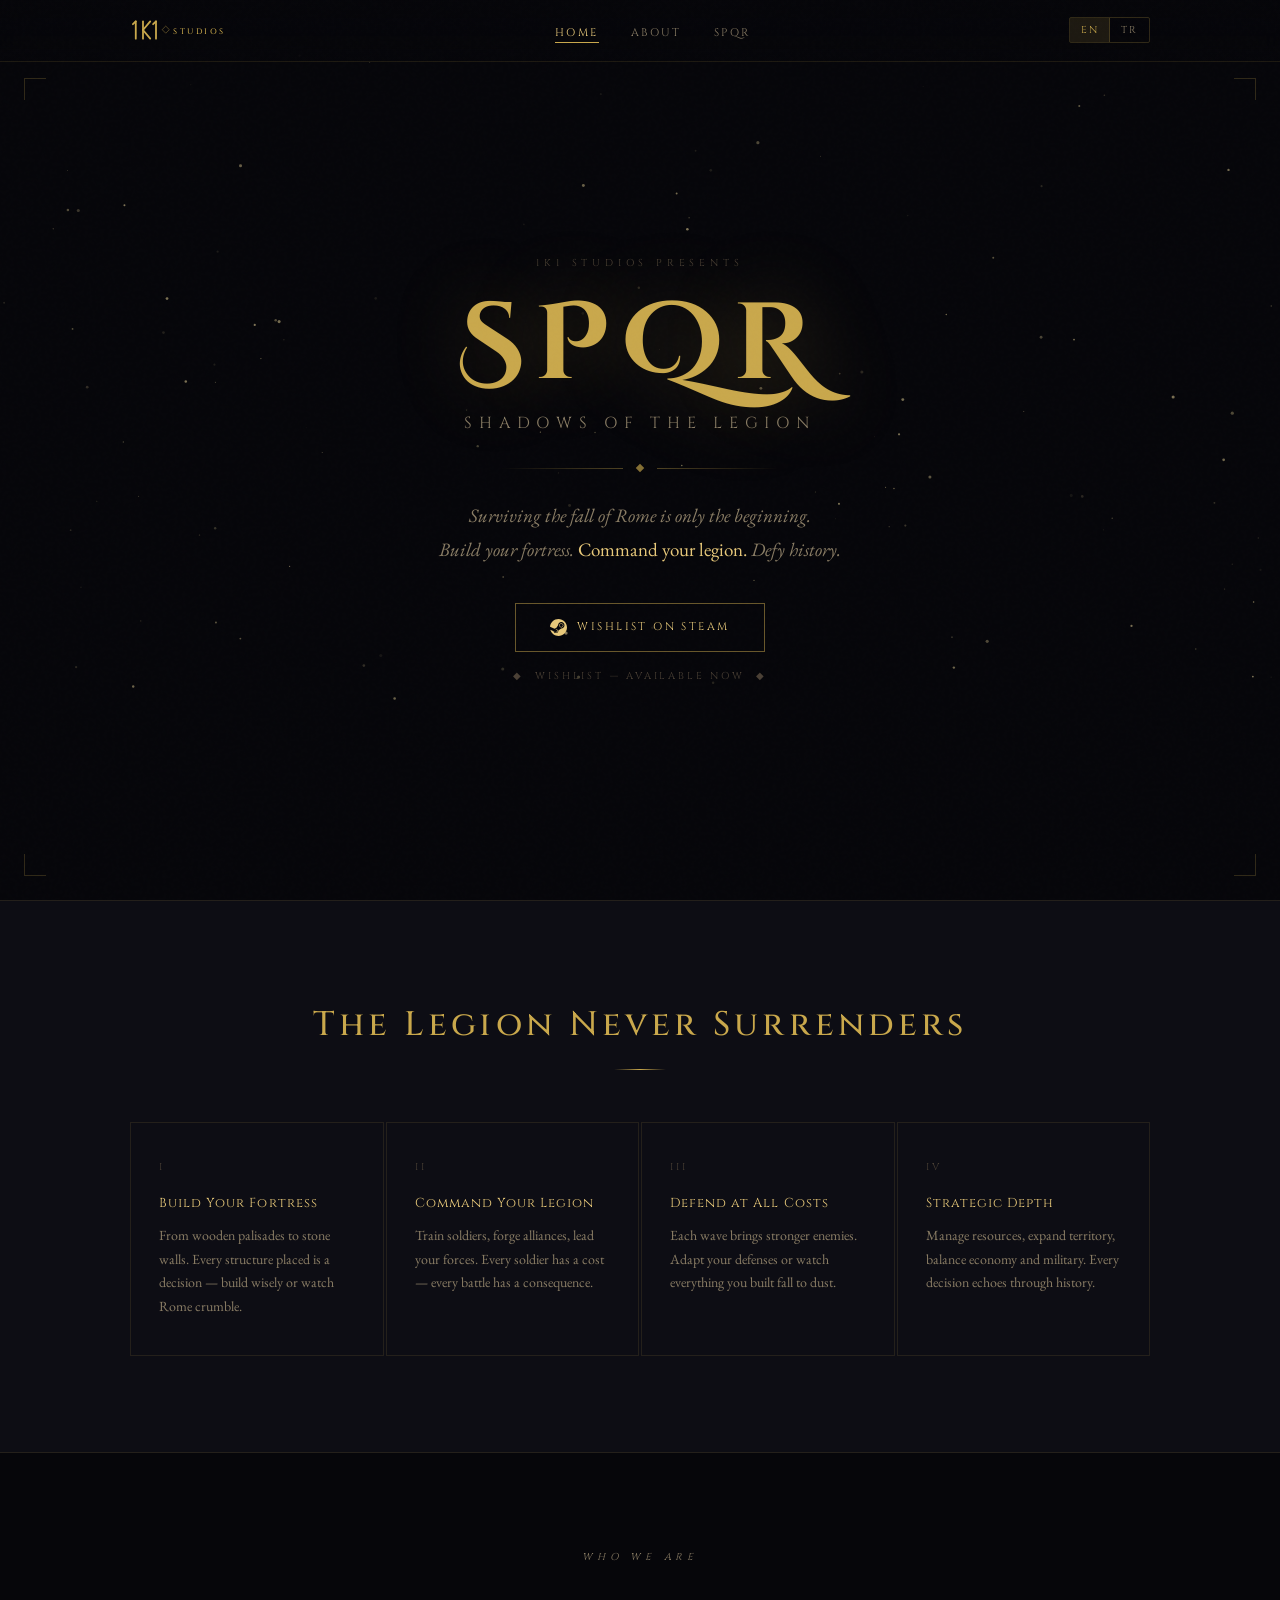
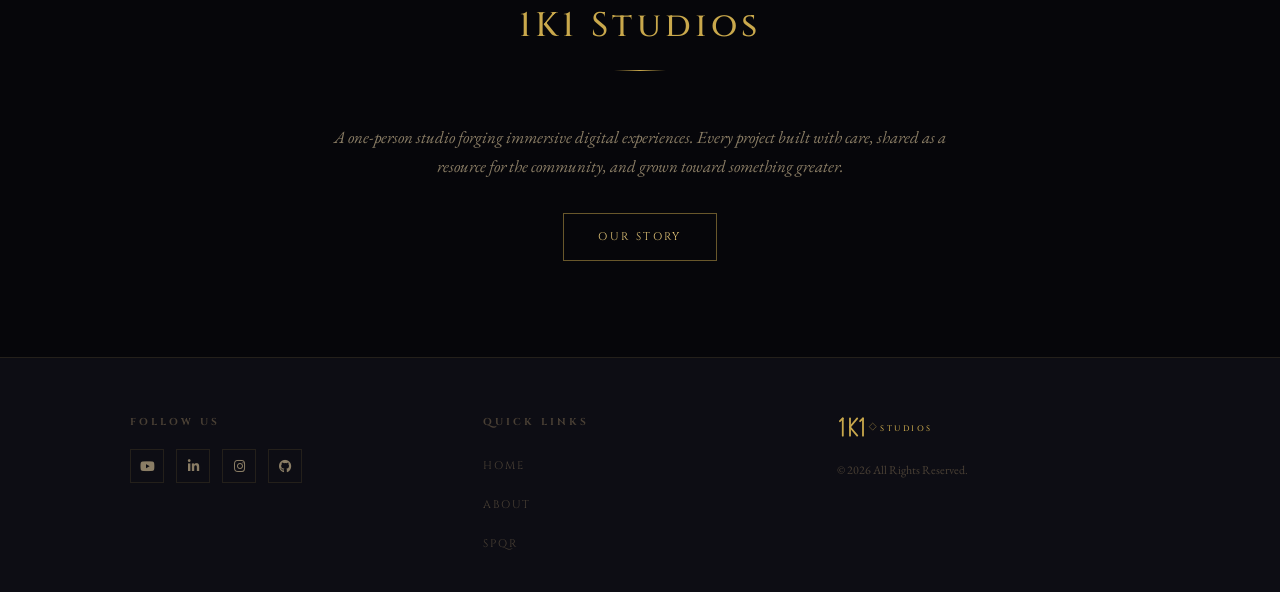
<file: index.html>
<!DOCTYPE html>
<html lang="en">
<head>
  <meta charset="UTF-8">
  <meta name="viewport" content="width=device-width, initial-scale=1.0">
  <title>1K1 Studios</title>
  <meta name="description" content="1K1 Studios — Creators of SPQR: Shadows of the Legion. Build your fortress. Command your legion. Survive the fall of Rome.">
  <meta name="author" content="1K1 Studios">
  <link rel="stylesheet" href="https://cdnjs.cloudflare.com/ajax/libs/font-awesome/5.15.4/css/all.min.css">
  <link rel="stylesheet" href="https://cdn.jsdelivr.net/npm/aos@next/dist/aos.css">
  <link rel="stylesheet" href="styles.css">
  <link rel="icon" href="/favicon.svg" type="image/svg+xml">
</head>
<body data-page="index">

<div id="loader-wrapper">
  <div class="loader"></div>
  <p>Loading 1K1 Studios...</p>
</div>

<!-- HEADER -->
<header class="header">
  <div class="container">
    <a href="/" class="logo" aria-label="1K1 Studios">
      <svg class="logo-svg" viewBox="0 0 148 36" xmlns="http://www.w3.org/2000/svg">
        <line x1="8"  y1="6" x2="8"  y2="30" stroke="#c9a84c" stroke-width="2.5" stroke-linecap="round"/>
        <line x1="4"  y1="10" x2="8"  y2="6"  stroke="#c9a84c" stroke-width="2.5" stroke-linecap="round"/>
        <line x1="18" y1="6" x2="18" y2="30" stroke="#c9a84c" stroke-width="2.5" stroke-linecap="round"/>
        <line x1="18" y1="18" x2="28" y2="6"  stroke="#c9a84c" stroke-width="2.5" stroke-linecap="round"/>
        <line x1="18" y1="18" x2="28" y2="30" stroke="#c9a84c" stroke-width="2.5" stroke-linecap="round"/>
        <line x1="36" y1="6" x2="36" y2="30" stroke="#c9a84c" stroke-width="2.5" stroke-linecap="round"/>
        <line x1="32" y1="10" x2="36" y2="6"  stroke="#c9a84c" stroke-width="2.5" stroke-linecap="round"/>
        <rect x="46" y="14" width="7" height="7" fill="none" stroke="#c9a84c" stroke-width="1" transform="rotate(45 49.5 17.5)" opacity="0.5"/>
        <text x="60" y="23" font-family="Cinzel,serif" font-size="11" fill="#c9a84c" letter-spacing="3.5" font-weight="500">STUDIOS</text>
      </svg>
    </a>
    <nav class="main-nav" aria-label="Main navigation">
      <ul class="nav-list">
        <li><a href="/" class="nav-link active">Home</a></li>
        <li><a href="/about.html" class="nav-link">About</a></li>
        <li><a href="/spqr.html" class="nav-link">SPQR</a></li>
      </ul>
    </nav>
    <div class="lang-bar">
      <div class="lang-switcher">
        <button class="lang-btn" data-lang="en" onclick="setLang('en')">EN</button>
        <button class="lang-btn" data-lang="tr" onclick="setLang('tr')">TR</button>
      </div>
    </div>
    <button class="hamburger" aria-label="Toggle menu">
      <span class="bar"></span><span class="bar"></span><span class="bar"></span>
    </button>
  </div>
</header>

<!-- HERO -->
<section class="hero-section">
  <canvas id="star-canvas"></canvas>
  <div class="hb hb-tl"></div><div class="hb hb-tr"></div>
  <div class="hb hb-bl"></div><div class="hb hb-br"></div>
  <div class="container hero-content">
    <p class="section-label anim-1" data-i18n="label">1K1 Studios Presents</p>
    <h1 class="spqr-hero-title anim-2">SPQR</h1>
    <p class="spqr-hero-sub anim-3" data-i18n="sub">Shadows of the Legion</p>
    <div class="hero-divider anim-3"><div class="hero-gem"></div></div>
    <p class="hero-tagline anim-4" data-i18n="tagline">
      Surviving the fall of Rome is only the beginning.<br>
      Build your fortress. <span>Command your legion.</span> Defy history.
    </p>
    <div class="btn-row anim-5">
      <a href="https://store.steampowered.com/app/4519400" target="_blank" class="btn btn-primary">
        <svg viewBox="0 0 24 24"><path d="M11.979 0C5.678 0 .511 4.86.022 11.037l6.432 2.658c.545-.371 1.203-.59 1.912-.59.063 0 .125.004.188.006l2.861-4.142V8.91c0-2.495 2.028-4.524 4.524-4.524 2.494 0 4.524 2.029 4.524 4.524s-2.03 4.525-4.524 4.525h-.105l-4.076 2.911c0 .052.004.105.004.159 0 1.875-1.515 3.396-3.39 3.396-1.635 0-3.016-1.173-3.331-2.727L.436 15.27C1.862 20.307 6.486 24 11.979 24c6.627 0 11.999-5.373 11.999-12S18.605 0 11.979 0zM7.54 18.21l-1.473-.61c.262.543.714.999 1.314 1.25 1.297.539 2.793-.076 3.332-1.375.263-.63.264-1.319.005-1.949s-.75-1.121-1.377-1.383c-.624-.26-1.29-.249-1.878-.03l1.523.63c.956.4 1.409 1.5 1.009 2.455-.397.957-1.497 1.41-2.454 1.012H7.54zm11.415-9.303c0-1.662-1.353-3.015-3.015-3.015-1.665 0-3.015 1.353-3.015 3.015 0 1.665 1.35 3.015 3.015 3.015 1.663 0 3.015-1.35 3.015-3.015zm-5.273-.005c0-1.252 1.013-2.266 2.265-2.266 1.249 0 2.266 1.014 2.266 2.266 0 1.251-1.017 2.265-2.266 2.265-1.252 0-2.265-1.014-2.265-2.265z"/></svg>
        <span data-i18n="steam">Wishlist on Steam</span>
      </a>
      <!-- <a href="spqr.html" class="btn btn-secondary" data-i18n="learn">Learn More</a> -->
    </div>
    <p class="ea-badge anim-6" data-i18n="ea">◆  Wishlist— Available Now  ◆</p>
    
  </div>
</section>

<!-- FEATURES -->
<section class="section section-alt">
  <div class="container">
    <h2 class="section-title" data-i18n="featTitle" data-aos="fade-up">The Legion Never Surrenders</h2>
    <div class="spqr-features">
      <div class="spqr-feat" data-aos="fade-up" data-aos-delay="100">
        <div class="spqr-feat-num">I</div>
        <div class="spqr-feat-title" data-i18n="f1t">Build Your Fortress</div>
        <div class="spqr-feat-desc" data-i18n="f1d">From wooden palisades to stone walls. Every structure placed is a decision — build wisely or watch Rome crumble.</div>
      </div>
      <div class="spqr-feat" data-aos="fade-up" data-aos-delay="150">
        <div class="spqr-feat-num">II</div>
        <div class="spqr-feat-title" data-i18n="f2t">Command Your Legion</div>
        <div class="spqr-feat-desc" data-i18n="f2d">Train soldiers, forge alliances, lead your forces. Every soldier has a cost — every battle has a consequence.</div>
      </div>
      <div class="spqr-feat" data-aos="fade-up" data-aos-delay="200">
        <div class="spqr-feat-num">III</div>
        <div class="spqr-feat-title" data-i18n="f3t">Defend at All Costs</div>
        <div class="spqr-feat-desc" data-i18n="f3d">Each wave brings stronger enemies. Adapt your defenses or watch everything you built fall to dust.</div>
      </div>
      <div class="spqr-feat" data-aos="fade-up" data-aos-delay="250">
        <div class="spqr-feat-num">IV</div>
        <div class="spqr-feat-title" data-i18n="f4t">Strategic Depth</div>
        <div class="spqr-feat-desc" data-i18n="f4d">Manage resources, expand territory, balance economy and military. Every decision echoes through history.</div>
      </div>
    </div>
  </div>
</section>

<!-- ABOUT BRIEF -->
<section class="section about-brief" data-aos="fade-up">
  <div class="container">
    <p class="section-label" data-i18n="aboutLabel">Who We Are</p>
    <h2 class="section-title" data-i18n="aboutTitle">1K1 Studios</h2>
    <p data-i18n="aboutDesc">A one-person studio forging immersive digital experiences. Every project built with care, shared as a resource for the community, and grown toward something greater.</p>
    <a href="/about" class="btn btn-primary" data-i18n="aboutBtn">Our Story</a>
  </div>
</section>

<!-- FOOTER -->
<footer class="main-footer">
  <div class="container">
    <div class="footer-grid">
      <div class="footer-col">
        <h4>Follow Us</h4>
        <div class="social-links">
          <a href="https://www.youtube.com/@onekeyonestudios" target="_blank" aria-label="YouTube"><i class="fab fa-youtube"></i></a>
          <a href="https://www.linkedin.com/company/onekeyone-game-studios/" target="_blank" aria-label="LinkedIn"><i class="fab fa-linkedin-in"></i></a>
          <a href="https://www.instagram.com/1k1studios/" target="_blank" aria-label="Instagram"><i class="fab fa-instagram"></i></a>
         <!-- <a href="https://www.reddit.com/user/Rich-Television30/" target="_blank" aria-label="Reddit"><i class="fab fa-reddit-alien"></i></a>-->
          <a href="https://github.com/Can1k1" target="_blank" aria-label="GitHub"><i class="fab fa-github"></i></a>

        </div>
      </div>
      <div class="footer-col">
        <h4>Quick Links</h4>
        <ul class="footer-nav">
          <li><a href="/">Home</a></li>
          <li><a href="/about">About</a></li>
          <li><a href="/spqr">SPQR</a></li>
        </ul>
      </div>
      <div class="footer-col footer-logo-col">
        <a href="/" class="logo">
          <svg class="logo-svg" viewBox="0 0 148 36" xmlns="http://www.w3.org/2000/svg">
            <line x1="8"  y1="6" x2="8"  y2="30" stroke="#c9a84c" stroke-width="2.5" stroke-linecap="round"/>
            <line x1="4"  y1="10" x2="8"  y2="6"  stroke="#c9a84c" stroke-width="2.5" stroke-linecap="round"/>
            <line x1="18" y1="6" x2="18" y2="30" stroke="#c9a84c" stroke-width="2.5" stroke-linecap="round"/>
            <line x1="18" y1="18" x2="28" y2="6"  stroke="#c9a84c" stroke-width="2.5" stroke-linecap="round"/>
            <line x1="18" y1="18" x2="28" y2="30" stroke="#c9a84c" stroke-width="2.5" stroke-linecap="round"/>
            <line x1="36" y1="6" x2="36" y2="30" stroke="#c9a84c" stroke-width="2.5" stroke-linecap="round"/>
            <line x1="32" y1="10" x2="36" y2="6"  stroke="#c9a84c" stroke-width="2.5" stroke-linecap="round"/>
            <rect x="46" y="14" width="7" height="7" fill="none" stroke="#c9a84c" stroke-width="1" transform="rotate(45 49.5 17.5)" opacity="0.5"/>
            <text x="60" y="23" font-family="Cinzel,serif" font-size="11" fill="#c9a84c" letter-spacing="3.5" font-weight="500">STUDIOS</text>
          </svg>
        </a>
        <p>&copy; <span class="current-year">2025</span> All Rights Reserved.</p>
      </div>
    </div>
  </div>
</footer>

<script src="https://cdn.jsdelivr.net/npm/aos@next/dist/aos.js"></script>
<script src="script.js"></script>
<script>
(function(){
  const c = document.getElementById('star-canvas');
  const ctx = c.getContext('2d');
  function resize(){ c.width = c.offsetWidth; c.height = c.offsetHeight; }
  resize(); window.addEventListener('resize', resize);
  const stars = Array.from({length:130}, () => ({
    x: Math.random(), y: Math.random() * 0.78,
    r: Math.random() * 1.3 + 0.3,
    speed: 0.003 + Math.random() * 0.005,
    phase: Math.random() * Math.PI * 2
  }));
  (function draw(t){
    ctx.clearRect(0, 0, c.width, c.height);
    stars.forEach(s => {
      const a = 0.07 + 0.44 * (0.5 + 0.5 * Math.sin(t * s.speed * 60 + s.phase));
      ctx.beginPath();
      ctx.arc(s.x * c.width, s.y * c.height, s.r, 0, Math.PI * 2);
      ctx.fillStyle = `rgba(245,224,160,${a})`;
      ctx.fill();
    });
    requestAnimationFrame(draw);
  })(0);
})();
</script>
</body>
</html>
</file>
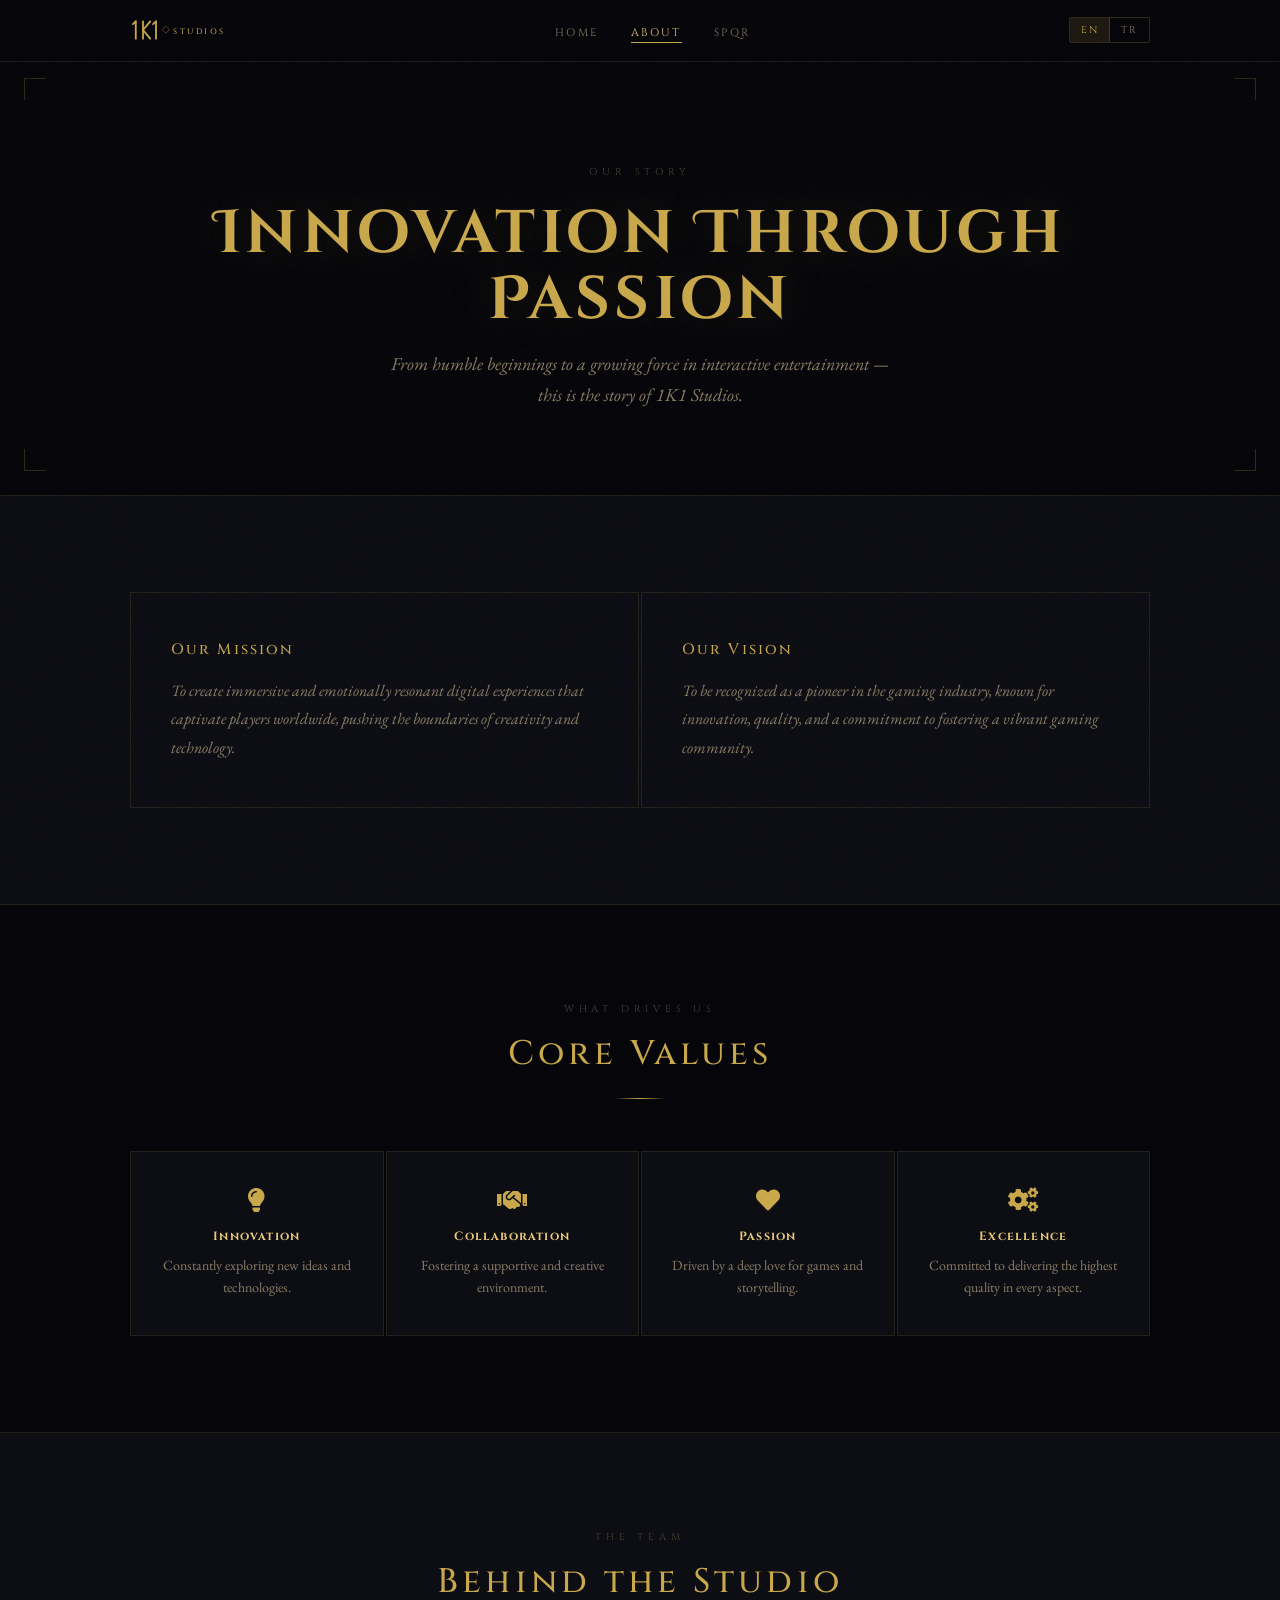
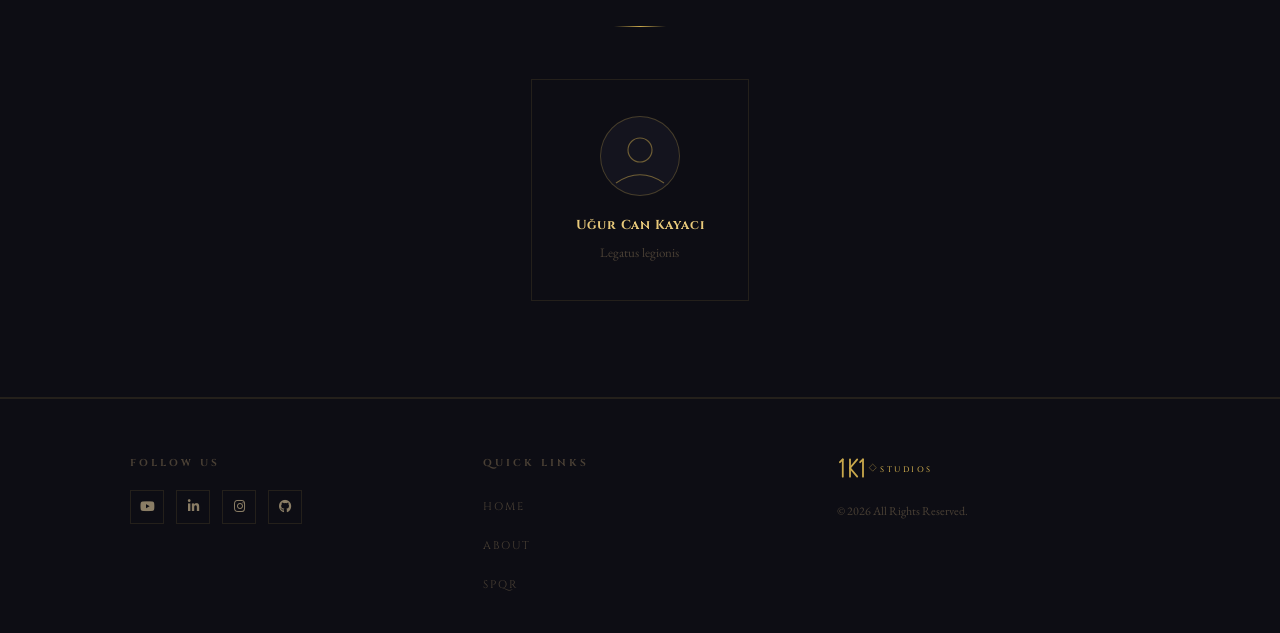
<file: about.html>
<!DOCTYPE html>
<html lang="en">
<head>
  <meta charset="UTF-8">
  <meta name="viewport" content="width=device-width, initial-scale=1.0">
  <title>About — 1K1 Studios</title>
  <meta name="description" content="Learn more about 1K1 Studios — a solo game development studio crafting immersive digital experiences.">
  <meta name="author" content="1K1 Studios">
  <link rel="stylesheet" href="https://cdnjs.cloudflare.com/ajax/libs/font-awesome/5.15.4/css/all.min.css">
  <link rel="stylesheet" href="https://cdn.jsdelivr.net/npm/aos@next/dist/aos.css">
  <link rel="stylesheet" href="styles.css">
<link rel="icon" href="/favicon.svg" type="image/svg+xml">
</head>
<body data-page="about">

<div id="loader-wrapper">
  <div class="loader"></div>
  <p>Loading 1K1 Studios...</p>
</div>

<!-- HEADER -->
<header class="header">
  <div class="container">
    <a href="index.html" class="logo" aria-label="1K1 Studios">
      <svg class="logo-svg" viewBox="0 0 148 36" xmlns="http://www.w3.org/2000/svg">
        <line x1="8"  y1="6" x2="8"  y2="30" stroke="#c9a84c" stroke-width="2.5" stroke-linecap="round"/>
        <line x1="4"  y1="10" x2="8"  y2="6"  stroke="#c9a84c" stroke-width="2.5" stroke-linecap="round"/>
        <line x1="18" y1="6" x2="18" y2="30" stroke="#c9a84c" stroke-width="2.5" stroke-linecap="round"/>
        <line x1="18" y1="18" x2="28" y2="6"  stroke="#c9a84c" stroke-width="2.5" stroke-linecap="round"/>
        <line x1="18" y1="18" x2="28" y2="30" stroke="#c9a84c" stroke-width="2.5" stroke-linecap="round"/>
        <line x1="36" y1="6" x2="36" y2="30" stroke="#c9a84c" stroke-width="2.5" stroke-linecap="round"/>
        <line x1="32" y1="10" x2="36" y2="6"  stroke="#c9a84c" stroke-width="2.5" stroke-linecap="round"/>
        <rect x="46" y="14" width="7" height="7" fill="none" stroke="#c9a84c" stroke-width="1" transform="rotate(45 49.5 17.5)" opacity="0.5"/>
        <text x="60" y="23" font-family="Cinzel,serif" font-size="11" fill="#c9a84c" letter-spacing="3.5" font-weight="500">STUDIOS</text>
      </svg>
    </a>
    <nav class="main-nav" aria-label="Main navigation">
      <ul class="nav-list">
        <li><a href="/index.html" class="nav-link">Home</a></li>
        <li><a href="/about.html" class="nav-link active">About</a></li>
        <li><a href="/spqr.html" class="nav-link">SPQR</a></li>
      </ul>
    </nav>
    <div class="lang-bar">
      <div class="lang-switcher">
        <button class="lang-btn" data-lang="en" onclick="setLang('en')">EN</button>
        <button class="lang-btn" data-lang="tr" onclick="setLang('tr')">TR</button>
      </div>
    </div>
    <button class="hamburger" aria-label="Toggle menu">
      <span class="bar"></span><span class="bar"></span><span class="bar"></span>
    </button>
  </div>
</header>

<!-- HERO -->
<section class="hero-section sub-hero">
  <div class="hb hb-tl"></div><div class="hb hb-tr"></div>
  <div class="hb hb-bl"></div><div class="hb hb-br"></div>
  <div class="container hero-content" data-aos="fade-up">
    <p class="section-label" data-i18n="heroLabel">Our Story</p>
    <h1 class="hero-title" data-i18n="heroTitle">Innovation Through Passion</h1>
    <p class="hero-desc" data-i18n="heroDesc">From humble beginnings to a growing force in interactive entertainment — this is the story of 1K1 Studios.</p>
  </div>
</section>

<!-- MISSION / VISION -->
<section class="section section-alt" data-aos="fade-up">
  <div class="container">
    <div class="mv-grid">
      <div class="mv-card" data-aos="fade-right">
        <h3 data-i18n="missionTitle">Our Mission</h3>
        <p data-i18n="missionDesc">To create immersive and emotionally resonant digital experiences that captivate players worldwide, pushing the boundaries of creativity and technology.</p>
      </div>
      <div class="mv-card" data-aos="fade-left">
        <h3 data-i18n="visionTitle">Our Vision</h3>
        <p data-i18n="visionDesc">To be recognized as a pioneer in the gaming industry, known for innovation, quality, and a commitment to fostering a vibrant gaming community.</p>
      </div>
    </div>
  </div>
</section>

<!-- VALUES -->
<section class="section" data-aos="fade-up">
  <div class="container">
    <p class="section-label" style="text-align:center;margin-bottom:8px;" data-i18n="valLabel">What Drives Us</p>
    <h2 class="section-title" data-i18n="valTitle">Core Values</h2>
    <div class="values-grid">
      <div class="value-item" data-aos="fade-up" data-aos-delay="100">
        <i class="fas fa-lightbulb"></i>
        <h3 data-i18n="v1t">Innovation</h3>
        <p data-i18n="v1d">Constantly exploring new ideas and technologies.</p>
      </div>
      <div class="value-item" data-aos="fade-up" data-aos-delay="150">
        <i class="fas fa-handshake"></i>
        <h3 data-i18n="v2t">Collaboration</h3>
        <p data-i18n="v2d">Fostering a supportive and creative environment.</p>
      </div>
      <div class="value-item" data-aos="fade-up" data-aos-delay="200">
        <i class="fas fa-heart"></i>
        <h3 data-i18n="v3t">Passion</h3>
        <p data-i18n="v3d">Driven by a deep love for games and storytelling.</p>
      </div>
      <div class="value-item" data-aos="fade-up" data-aos-delay="250">
        <i class="fas fa-cogs"></i>
        <h3 data-i18n="v4t">Excellence</h3>
        <p data-i18n="v4d">Committed to delivering the highest quality in every aspect.</p>
      </div>
    </div>
  </div>
</section>

<!-- TEAM -->
<section class="section section-alt" data-aos="fade-up">
  <div class="container">
    <p class="section-label" style="text-align:center;margin-bottom:8px;" data-i18n="teamLabel">The Team</p>
    <h2 class="section-title" data-i18n="teamTitle">Behind the Studio</h2>
    <div class="team-grid">
      <div class="team-member" data-aos="fade-up">
        <div class="team-avatar">
          <svg viewBox="0 0 80 80" xmlns="http://www.w3.org/2000/svg" width="60" height="60">
            <circle cx="40" cy="32" r="16" fill="none" stroke="rgba(201,168,76,0.5)" stroke-width="1.5"/>
            <path d="M8 76 Q40 54 72 76" fill="none" stroke="rgba(201,168,76,0.5)" stroke-width="1.5"/>
          </svg>
        </div>
        <h3>Uğur Can Kayacı</h3>
        <p data-i18n="teamRole">Founder &amp; Solo Developer</p>
      </div>
    </div>
  </div>
</section>

<!-- FOOTER -->
<footer class="main-footer">
  <div class="container">
    <div class="footer-grid">
      <div class="footer-col">
        <h4>Follow Us</h4>
        <div class="social-links">
          <a href="https://www.youtube.com/@onekeyonestudios" target="_blank" aria-label="YouTube"><i class="fab fa-youtube"></i></a>
          <a href="https://www.linkedin.com/company/onekeyone-game-studios/" target="_blank" aria-label="LinkedIn"><i class="fab fa-linkedin-in"></i></a>
          <a href="https://www.instagram.com/1k1studios/" target="_blank" aria-label="Instagram"><i class="fab fa-instagram"></i></a>
          <!--<a href="https://www.reddit.com/user/Rich-Television30/" target="_blank" aria-label="Reddit"><i class="fab fa-reddit-alien"></i></a>-->
          <a href="https://github.com/Can1k1" target="_blank" aria-label="GitHub"><i class="fab fa-github"></i></a>

        </div>
      </div>
      <div class="footer-col">
        <h4>Quick Links</h4>
        <ul class="footer-nav">
          <li><a href="index.html">Home</a></li>
          <li><a href="about.html">About</a></li>
          <li><a href="spqr.html">SPQR</a></li>
        </ul>
      </div>
      <div class="footer-col footer-logo-col">
        <a href="index.html" class="logo">
          <svg class="logo-svg" viewBox="0 0 148 36" xmlns="http://www.w3.org/2000/svg">
            <line x1="8"  y1="6" x2="8"  y2="30" stroke="#c9a84c" stroke-width="2.5" stroke-linecap="round"/>
            <line x1="4"  y1="10" x2="8"  y2="6"  stroke="#c9a84c" stroke-width="2.5" stroke-linecap="round"/>
            <line x1="18" y1="6" x2="18" y2="30" stroke="#c9a84c" stroke-width="2.5" stroke-linecap="round"/>
            <line x1="18" y1="18" x2="28" y2="6"  stroke="#c9a84c" stroke-width="2.5" stroke-linecap="round"/>
            <line x1="18" y1="18" x2="28" y2="30" stroke="#c9a84c" stroke-width="2.5" stroke-linecap="round"/>
            <line x1="36" y1="6" x2="36" y2="30" stroke="#c9a84c" stroke-width="2.5" stroke-linecap="round"/>
            <line x1="32" y1="10" x2="36" y2="6"  stroke="#c9a84c" stroke-width="2.5" stroke-linecap="round"/>
            <rect x="46" y="14" width="7" height="7" fill="none" stroke="#c9a84c" stroke-width="1" transform="rotate(45 49.5 17.5)" opacity="0.5"/>
            <text x="60" y="23" font-family="Cinzel,serif" font-size="11" fill="#c9a84c" letter-spacing="3.5" font-weight="500">STUDIOS</text>
          </svg>
        </a>
        <p>&copy; <span class="current-year">2025</span> All Rights Reserved.</p>
      </div>
    </div>
  </div>
</footer>
<script src="https://cdn.jsdelivr.net/npm/aos@next/dist/aos.js"></script>
<script src="script.js"></script>
</body>
</html>
</file>
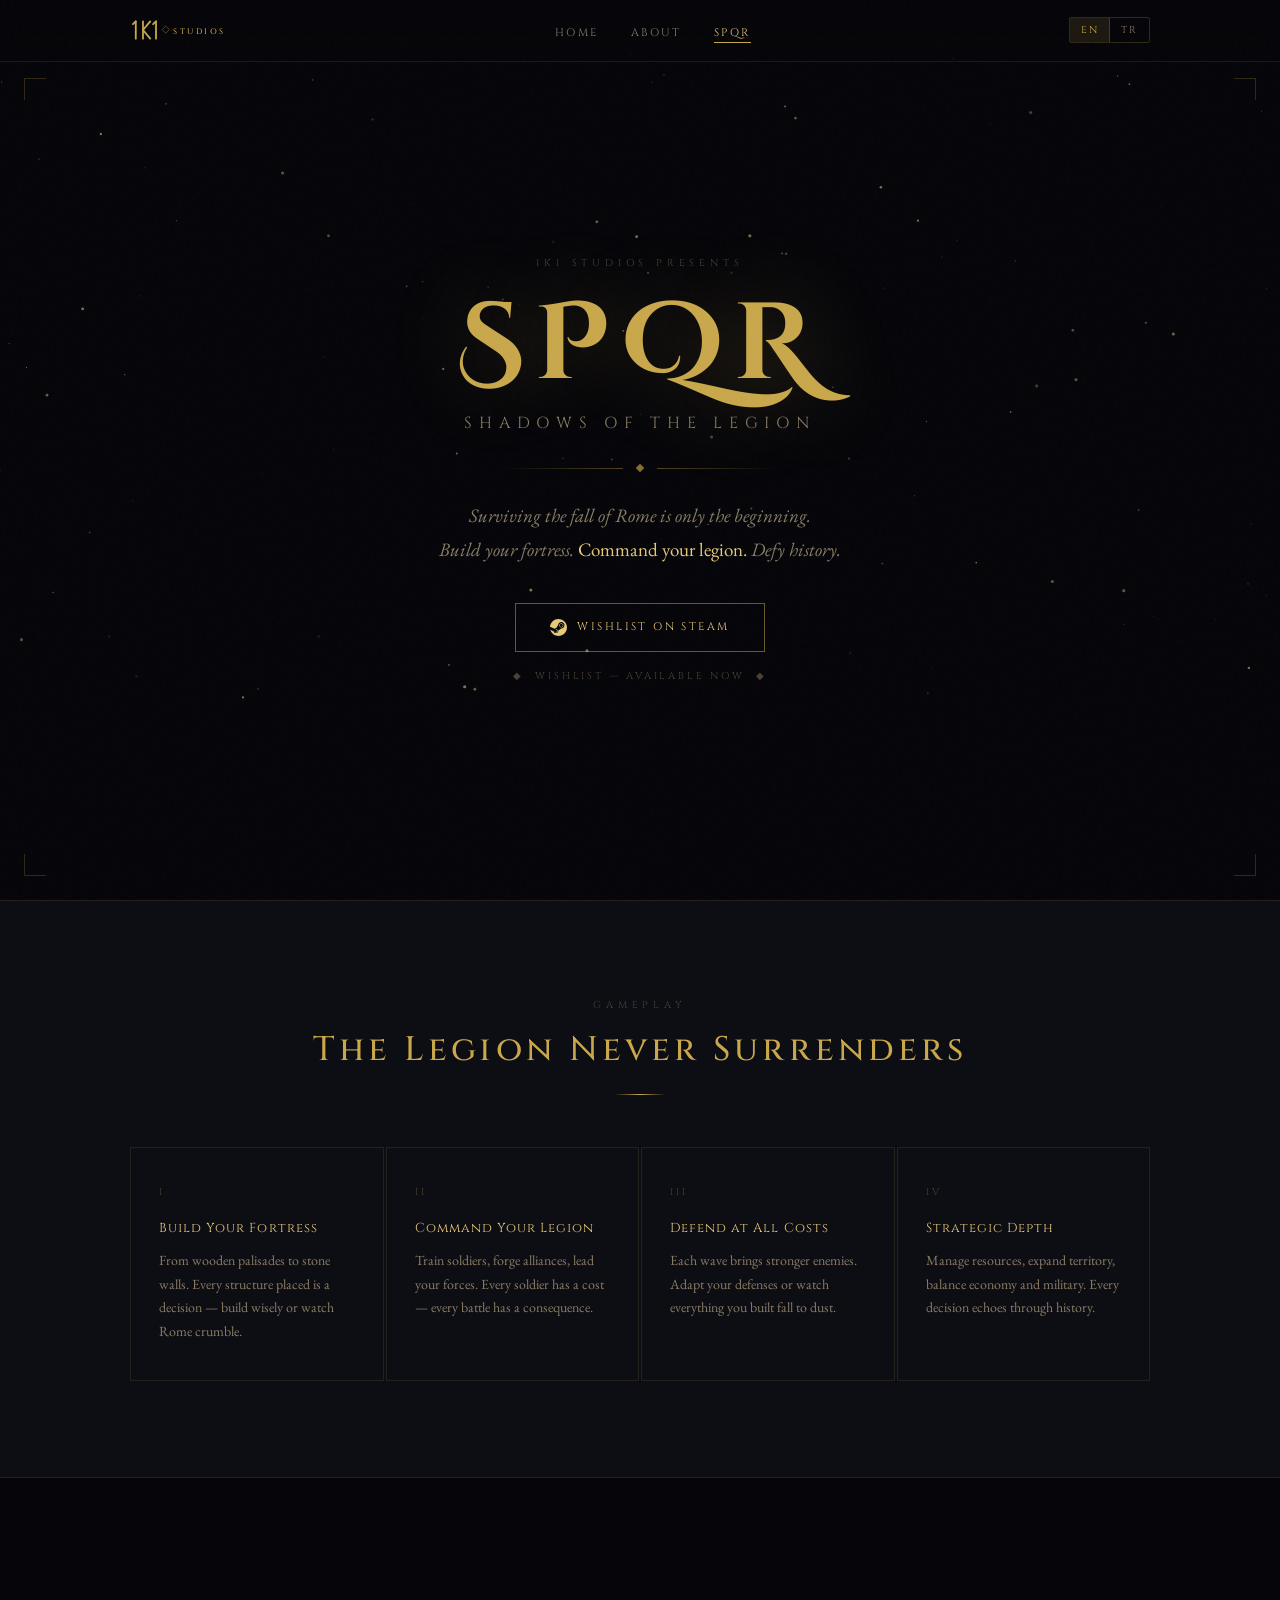
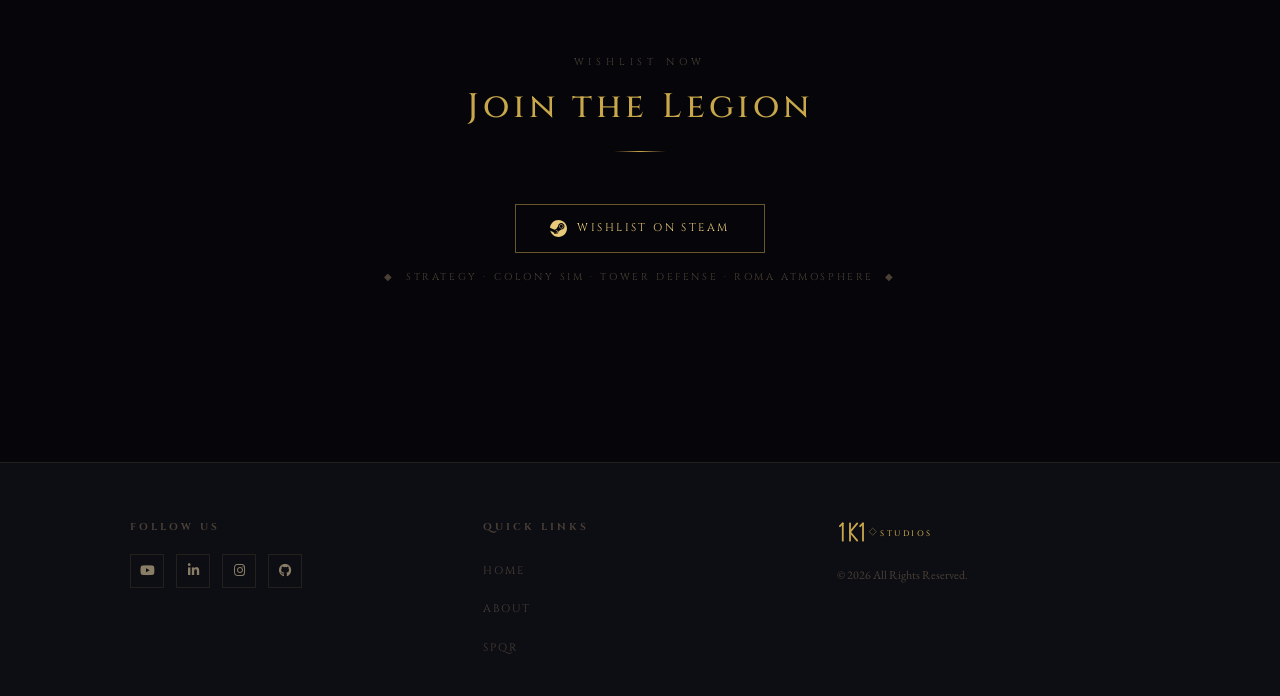
<file: spqr.html>
<!DOCTYPE html>
<html lang="en">
<head>
  <meta charset="UTF-8">
  <meta name="viewport" content="width=device-width, initial-scale=1.0">
  <title>SPQR: Shadows of the Legion — 1K1 Studios</title>
  <meta name="description" content="SPQR: Shadows of the Legion — Build your fortress, command your legion, survive the fall of Rome. Wishlist on Steam.">
  <meta name="author" content="1K1 Studios">
  <link rel="stylesheet" href="https://cdnjs.cloudflare.com/ajax/libs/font-awesome/5.15.4/css/all.min.css">
  <link rel="stylesheet" href="https://cdn.jsdelivr.net/npm/aos@next/dist/aos.css">
  <link rel="stylesheet" href="styles.css">
  <link rel="icon" href="/favicon.svg" type="image/svg+xml">
</head>
<body data-page="spqr">

<div id="loader-wrapper">
  <div class="loader"></div>
  <p>Loading 1K1 Studios...</p>
</div>

<!-- HEADER -->
<header class="header">
  <div class="container">
    <a href="index.html" class="logo" aria-label="1K1 Studios">
      <svg class="logo-svg" viewBox="0 0 148 36" xmlns="http://www.w3.org/2000/svg">
        <line x1="8"  y1="6" x2="8"  y2="30" stroke="#c9a84c" stroke-width="2.5" stroke-linecap="round"/>
        <line x1="4"  y1="10" x2="8"  y2="6"  stroke="#c9a84c" stroke-width="2.5" stroke-linecap="round"/>
        <line x1="18" y1="6" x2="18" y2="30" stroke="#c9a84c" stroke-width="2.5" stroke-linecap="round"/>
        <line x1="18" y1="18" x2="28" y2="6"  stroke="#c9a84c" stroke-width="2.5" stroke-linecap="round"/>
        <line x1="18" y1="18" x2="28" y2="30" stroke="#c9a84c" stroke-width="2.5" stroke-linecap="round"/>
        <line x1="36" y1="6" x2="36" y2="30" stroke="#c9a84c" stroke-width="2.5" stroke-linecap="round"/>
        <line x1="32" y1="10" x2="36" y2="6"  stroke="#c9a84c" stroke-width="2.5" stroke-linecap="round"/>
        <rect x="46" y="14" width="7" height="7" fill="none" stroke="#c9a84c" stroke-width="1" transform="rotate(45 49.5 17.5)" opacity="0.5"/>
        <text x="60" y="23" font-family="Cinzel,serif" font-size="11" fill="#c9a84c" letter-spacing="3.5" font-weight="500">STUDIOS</text>
      </svg>
    </a>
    <nav class="main-nav" aria-label="Main navigation">
      <ul class="nav-list">
        <li><a href="/index.html" class="nav-link">Home</a></li>
        <li><a href="/about.html" class="nav-link">About</a></li>
        <li><a href="/spqr.html" class="nav-link active">SPQR</a></li>
      </ul>
    </nav>
    <div class="lang-bar">
      <div class="lang-switcher">
        <button class="lang-btn" data-lang="en" onclick="setLang('en')">EN</button>
        <button class="lang-btn" data-lang="tr" onclick="setLang('tr')">TR</button>
      </div>
    </div>
    <button class="hamburger" aria-label="Toggle menu">
      <span class="bar"></span><span class="bar"></span><span class="bar"></span>
    </button>
  </div>
</header>

<!-- HERO -->
<section class="hero-section">
  <canvas id="star-canvas"></canvas>
  <div class="hb hb-tl"></div><div class="hb hb-tr"></div>
  <div class="hb hb-bl"></div><div class="hb hb-br"></div>
  <div class="container hero-content">
    <p class="section-label anim-1" data-i18n="label">1K1 Studios Presents</p>
    <h1 class="spqr-hero-title anim-2">SPQR</h1>
    <p class="spqr-hero-sub anim-3" data-i18n="sub">Shadows of the Legion</p>
    <div class="hero-divider anim-3"><div class="hero-gem"></div></div>
    <p class="hero-tagline anim-4" data-i18n="tagline">
      Surviving the fall of Rome is only the beginning.<br>
      Build your fortress. <span>Command your legion.</span> Defy history.
    </p>
    <div class="btn-row anim-5">
      <a href="https://store.steampowered.com/app/4519400" target="_blank" class="btn btn-primary">
        <svg viewBox="0 0 24 24"><path d="M11.979 0C5.678 0 .511 4.86.022 11.037l6.432 2.658c.545-.371 1.203-.59 1.912-.59.063 0 .125.004.188.006l2.861-4.142V8.91c0-2.495 2.028-4.524 4.524-4.524 2.494 0 4.524 2.029 4.524 4.524s-2.03 4.525-4.524 4.525h-.105l-4.076 2.911c0 .052.004.105.004.159 0 1.875-1.515 3.396-3.39 3.396-1.635 0-3.016-1.173-3.331-2.727L.436 15.27C1.862 20.307 6.486 24 11.979 24c6.627 0 11.999-5.373 11.999-12S18.605 0 11.979 0zM7.54 18.21l-1.473-.61c.262.543.714.999 1.314 1.25 1.297.539 2.793-.076 3.332-1.375.263-.63.264-1.319.005-1.949s-.75-1.121-1.377-1.383c-.624-.26-1.29-.249-1.878-.03l1.523.63c.956.4 1.409 1.5 1.009 2.455-.397.957-1.497 1.41-2.454 1.012H7.54zm11.415-9.303c0-1.662-1.353-3.015-3.015-3.015-1.665 0-3.015 1.353-3.015 3.015 0 1.665 1.35 3.015 3.015 3.015 1.663 0 3.015-1.35 3.015-3.015zm-5.273-.005c0-1.252 1.013-2.266 2.265-2.266 1.249 0 2.266 1.014 2.266 2.266 0 1.251-1.017 2.265-2.266 2.265-1.252 0-2.265-1.014-2.265-2.265z"/></svg>
        <span data-i18n="steam">Wishlist on Steam</span>
      </a>
    </div>
    <p class="ea-badge anim-6" data-i18n="ea">◆ &nbsp;Early Access — Available Now&nbsp; ◆</p>
  </div>
</section>

<!-- FEATURES -->
<section class="section section-alt">
  <div class="container">
    <p class="section-label" style="text-align:center;margin-bottom:8px;" data-i18n="featLabel" data-aos="fade-up">Gameplay</p>
    <h2 class="section-title" data-i18n="featTitle" data-aos="fade-up">The Legion Never Surrenders</h2>
    <div class="spqr-features">
      <div class="spqr-feat" data-aos="fade-up" data-aos-delay="100">
        <div class="spqr-feat-num">I</div>
        <div class="spqr-feat-title" data-i18n="f1t">Build Your Fortress</div>
        <div class="spqr-feat-desc" data-i18n="f1d">From wooden palisades to stone walls. Every structure placed is a decision — build wisely or watch Rome crumble.</div>
      </div>
      <div class="spqr-feat" data-aos="fade-up" data-aos-delay="150">
        <div class="spqr-feat-num">II</div>
        <div class="spqr-feat-title" data-i18n="f2t">Command Your Legion</div>
        <div class="spqr-feat-desc" data-i18n="f2d">Train soldiers, forge alliances, lead your forces. Every soldier has a cost — every battle has a consequence.</div>
      </div>
      <div class="spqr-feat" data-aos="fade-up" data-aos-delay="200">
        <div class="spqr-feat-num">III</div>
        <div class="spqr-feat-title" data-i18n="f3t">Defend at All Costs</div>
        <div class="spqr-feat-desc" data-i18n="f3d">Each wave brings stronger enemies. Adapt your defenses or watch everything you built fall to dust.</div>
      </div>
      <div class="spqr-feat" data-aos="fade-up" data-aos-delay="250">
        <div class="spqr-feat-num">IV</div>
        <div class="spqr-feat-title" data-i18n="f4t">Strategic Depth</div>
        <div class="spqr-feat-desc" data-i18n="f4d">Manage resources, expand territory, balance economy and military. Every decision echoes through history.</div>
      </div>
    </div>
  </div>
</section>

<!-- STEAM CTA -->
<section class="section" data-aos="fade-up">
  <div class="container">
    <div class="steam-cta">
      <p class="section-label" style="margin-bottom:8px;" data-i18n="ctaLabel">Available Now</p>
      <h2 class="section-title" data-i18n="ctaTitle">Join the Legion</h2>
      <a href="https://store.steampowered.com/app/4519400" target="_blank" class="btn btn-primary">
        <svg viewBox="0 0 24 24"><path d="M11.979 0C5.678 0 .511 4.86.022 11.037l6.432 2.658c.545-.371 1.203-.59 1.912-.59.063 0 .125.004.188.006l2.861-4.142V8.91c0-2.495 2.028-4.524 4.524-4.524 2.494 0 4.524 2.029 4.524 4.524s-2.03 4.525-4.524 4.525h-.105l-4.076 2.911c0 .052.004.105.004.159 0 1.875-1.515 3.396-3.39 3.396-1.635 0-3.016-1.173-3.331-2.727L.436 15.27C1.862 20.307 6.486 24 11.979 24c6.627 0 11.999-5.373 11.999-12S18.605 0 11.979 0zM7.54 18.21l-1.473-.61c.262.543.714.999 1.314 1.25 1.297.539 2.793-.076 3.332-1.375.263-.63.264-1.319.005-1.949s-.75-1.121-1.377-1.383c-.624-.26-1.29-.249-1.878-.03l1.523.63c.956.4 1.409 1.5 1.009 2.455-.397.957-1.497 1.41-2.454 1.012H7.54zm11.415-9.303c0-1.662-1.353-3.015-3.015-3.015-1.665 0-3.015 1.353-3.015 3.015 0 1.665 1.35 3.015 3.015 3.015 1.663 0 3.015-1.35 3.015-3.015zm-5.273-.005c0-1.252 1.013-2.266 2.265-2.266 1.249 0 2.266 1.014 2.266 2.266 0 1.251-1.017 2.265-2.266 2.265-1.252 0-2.265-1.014-2.265-2.265z"/></svg>
        <span data-i18n="ctaSteam">Wishlist on Steam — Early Access</span>
      </a>
      <p class="ea-note" data-i18n="ctaNote">◆ &nbsp;Strategy · Colony Sim · Tower Defense · Roma Atmosphere&nbsp; ◆</p>
    </div>
  </div>
</section>

<!-- FOOTER -->
<footer class="main-footer">
  <div class="container">
    <div class="footer-grid">
      <div class="footer-col">
        <h4>Follow Us</h4>
        <div class="social-links">
          <a href="https://www.youtube.com/@onekeyonestudios" target="_blank" aria-label="YouTube"><i class="fab fa-youtube"></i></a>
          <a href="https://www.linkedin.com/company/onekeyone-game-studios/" target="_blank" aria-label="LinkedIn"><i class="fab fa-linkedin-in"></i></a>
          <a href="https://www.instagram.com/1k1studios/" target="_blank" aria-label="Instagram"><i class="fab fa-instagram"></i></a>
         <!-- <a href="https://www.reddit.com/user/Rich-Television30/" target="_blank" aria-label="Reddit"><i class="fab fa-reddit-alien"></i></a>-->
          <a href="https://github.com/Can1k1" target="_blank" aria-label="GitHub"><i class="fab fa-github"></i></a>

        </div>
      </div>
      <div class="footer-col">
        <h4>Quick Links</h4>
        <ul class="footer-nav">
          <li><a href="index.html">Home</a></li>
          <li><a href="about.html">About</a></li>
          <li><a href="spqr.html">SPQR</a></li>
        </ul>
      </div>
      <div class="footer-col footer-logo-col">
        <a href="index.html" class="logo">
          <svg class="logo-svg" viewBox="0 0 148 36" xmlns="http://www.w3.org/2000/svg">
            <line x1="8"  y1="6" x2="8"  y2="30" stroke="#c9a84c" stroke-width="2.5" stroke-linecap="round"/>
            <line x1="4"  y1="10" x2="8"  y2="6"  stroke="#c9a84c" stroke-width="2.5" stroke-linecap="round"/>
            <line x1="18" y1="6" x2="18" y2="30" stroke="#c9a84c" stroke-width="2.5" stroke-linecap="round"/>
            <line x1="18" y1="18" x2="28" y2="6"  stroke="#c9a84c" stroke-width="2.5" stroke-linecap="round"/>
            <line x1="18" y1="18" x2="28" y2="30" stroke="#c9a84c" stroke-width="2.5" stroke-linecap="round"/>
            <line x1="36" y1="6" x2="36" y2="30" stroke="#c9a84c" stroke-width="2.5" stroke-linecap="round"/>
            <line x1="32" y1="10" x2="36" y2="6"  stroke="#c9a84c" stroke-width="2.5" stroke-linecap="round"/>
            <rect x="46" y="14" width="7" height="7" fill="none" stroke="#c9a84c" stroke-width="1" transform="rotate(45 49.5 17.5)" opacity="0.5"/>
            <text x="60" y="23" font-family="Cinzel,serif" font-size="11" fill="#c9a84c" letter-spacing="3.5" font-weight="500">STUDIOS</text>
          </svg>
        </a>
        <p>&copy; <span class="current-year">2025</span> All Rights Reserved.</p>
      </div>
    </div>
  </div>
</footer>

<script src="https://cdn.jsdelivr.net/npm/aos@next/dist/aos.js"></script>
<script src="script.js"></script>
<script>
(function(){
  const c = document.getElementById('star-canvas');
  const ctx = c.getContext('2d');
  function resize(){ c.width = c.offsetWidth; c.height = c.offsetHeight; }
  resize(); window.addEventListener('resize', resize);
  const stars = Array.from({length:130}, () => ({
    x: Math.random(), y: Math.random() * 0.78,
    r: Math.random() * 1.3 + 0.3,
    speed: 0.003 + Math.random() * 0.005,
    phase: Math.random() * Math.PI * 2
  }));
  (function draw(t){
    ctx.clearRect(0, 0, c.width, c.height);
    stars.forEach(s => {
      const a = 0.07 + 0.44 * (0.5 + 0.5 * Math.sin(t * s.speed * 60 + s.phase));
      ctx.beginPath();
      ctx.arc(s.x * c.width, s.y * c.height, s.r, 0, Math.PI * 2);
      ctx.fillStyle = `rgba(245,224,160,${a})`;
      ctx.fill();
    });
    requestAnimationFrame(draw);
  })(0);
})();
</script>
</body>
</html>
</file>
<file: styles.css>
@import url('https://fonts.googleapis.com/css2?family=Cinzel+Decorative:wght@400;700&family=Cinzel:wght@400;500;600&family=EB+Garamond:ital,wght@0,400;0,500;1,400&display=swap');

/* ── RESET ── */
*, *::before, *::after { margin: 0; padding: 0; box-sizing: border-box; }

/* ── VARIABLES ── */
:root {
  --gold:   #c9a84c;
  --gold2:  #e8c97a;
  --gold3:  #f5e0a0;
  --dark:   #06060a;
  --dark2:  #0d0d14;
  --dark3:  #14141e;
  --border: rgba(201,168,76,0.12);
  --border2:rgba(201,168,76,0.28);
  --text:   #d4c9b0;
  --text2:  #8a7d65;
  --text3:  #4a4035;
  --font-display: 'Cinzel', serif;
  --font-deco:    'Cinzel Decorative', serif;
  --font-body:    'EB Garamond', Georgia, serif;
  --max-w: 1100px;
  --pad-x: 40px;
}

html { scroll-behavior: smooth; }

body {
  background: var(--dark);
  color: var(--text);
  font-family: var(--font-body);
  font-size: 17px;
  line-height: 1.7;
  overflow-x: hidden;
}

body.no-scroll { overflow: hidden; }

/* Noise texture */
body::before {
  content: '';
  position: fixed;
  inset: 0;
  background-image: url("data:image/svg+xml,%3Csvg viewBox='0 0 256 256' xmlns='http://www.w3.org/2000/svg'%3E%3Cfilter id='n'%3E%3CfeTurbulence type='fractalNoise' baseFrequency='0.9' numOctaves='4' stitchTiles='stitch'/%3E%3C/filter%3E%3Crect width='100%25' height='100%25' filter='url(%23n)' opacity='0.04'/%3E%3C/svg%3E");
  pointer-events: none;
  z-index: 9999;
  opacity: 0.35;
}

/* ── LOADER ── */
#loader-wrapper {
  position: fixed;
  inset: 0;
  background: var(--dark);
  display: flex;
  flex-direction: column;
  align-items: center;
  justify-content: center;
  z-index: 10000;
  transition: opacity 0.5s;
  gap: 20px;
}

#loader-wrapper p {
  font-family: var(--font-display);
  font-size: 11px;
  letter-spacing: 0.4em;
  color: var(--text3);
  text-transform: uppercase;
}

.loader {
  width: 36px;
  height: 36px;
  border: 1px solid var(--border);
  border-top-color: var(--gold);
  border-radius: 50%;
  animation: spin 1s linear infinite;
}

@keyframes spin { to { transform: rotate(360deg); } }

/* ── LAYOUT ── */
.container {
  max-width: var(--max-w);
  margin: 0 auto;
  padding: 0 var(--pad-x);
}

/* ── HEADER ── */
.header {
  position: fixed;
  top: 0; left: 0; right: 0;
  z-index: 900;
  padding: 16px 0;
  background: linear-gradient(to bottom, rgba(6,6,10,0.97), rgba(6,6,10,0.75));
  border-bottom: 1px solid var(--border);
  backdrop-filter: blur(10px);
}

.header .container {
  display: flex;
  align-items: center;
  justify-content: space-between;
  gap: 20px;
}

/* Logo */
.logo {
  display: flex;
  align-items: center;
  text-decoration: none;
  flex-shrink: 0;
}

.logo-svg { height: 26px; width: auto; }

/* Nav */
.main-nav .nav-list {
  display: flex;
  gap: 32px;
  list-style: none;
}

.nav-link {
  font-family: var(--font-display);
  font-size: 11px;
  letter-spacing: 0.22em;
  color: var(--text2);
  text-decoration: none;
  text-transform: uppercase;
  position: relative;
  padding-bottom: 3px;
  transition: color 0.3s;
  white-space: nowrap;
}

.nav-link::after {
  content: '';
  position: absolute;
  bottom: 0; left: 0; right: 0;
  height: 1px;
  background: var(--gold);
  transform: scaleX(0);
  transition: transform 0.3s;
}

.nav-link:hover, .nav-link.active { color: var(--gold2); }
.nav-link:hover::after, .nav-link.active::after { transform: scaleX(1); }

/* Language bar */
.lang-bar {
  display: flex;
  align-items: center;
  flex-shrink: 0;
}

.lang-switcher {
  display: flex;
  border: 1px solid rgba(201,168,76,0.22);
  border-radius: 2px;
  overflow: hidden;
}

.lang-btn {
  background: transparent;
  border: none;
  color: var(--text2);
  font-family: var(--font-display);
  font-size: 10px;
  letter-spacing: 0.18em;
  padding: 5px 11px;
  cursor: pointer;
  transition: all 0.25s;
  text-transform: uppercase;
}

.lang-btn:first-child { border-right: 1px solid rgba(201,168,76,0.22); }
.lang-btn:hover { color: var(--gold2); background: rgba(201,168,76,0.06); }
.lang-btn.active { color: var(--gold); background: rgba(201,168,76,0.12); }

/* Hamburger */
.hamburger {
  display: none;
  background: none;
  border: none;
  cursor: pointer;
  flex-direction: column;
  gap: 5px;
  padding: 4px;
  flex-shrink: 0;
}

.bar {
  display: block;
  width: 22px;
  height: 1px;
  background: var(--gold);
  transition: all 0.3s;
}

.hamburger.active .bar:nth-child(1) { transform: translateY(6px) rotate(45deg); }
.hamburger.active .bar:nth-child(2) { opacity: 0; }
.hamburger.active .bar:nth-child(3) { transform: translateY(-6px) rotate(-45deg); }

/* ── HERO ── */
.hero-section {
  position: relative;
  min-height: 100vh;
  display: flex;
  align-items: center;
  justify-content: center;
  text-align: center;
  overflow: hidden;
  padding: 120px 20px 80px;
}

.hero-section.sub-hero {
  min-height: 55vh;
  padding-top: 140px;
  padding-bottom: 60px;
}

#star-canvas {
  position: absolute;
  inset: 0;
  width: 100%;
  height: 100%;
  pointer-events: none;
  z-index: 1;
}

.hero-content { position: relative; z-index: 2; width: 100%; }

/* Corner borders */
.hb { position: absolute; width: 22px; height: 22px; border-color: rgba(201,168,76,0.22); border-style: solid; z-index: 3; }
.hb-tl { top: 78px; left: 24px; border-width: 1px 0 0 1px; }
.hb-tr { top: 78px; right: 24px; border-width: 1px 1px 0 0; }
.hb-bl { bottom: 24px; left: 24px; border-width: 0 0 1px 1px; }
.hb-br { bottom: 24px; right: 24px; border-width: 0 1px 1px 0; }

.section-label {
  font-family: var(--font-display);
  font-size: 10px;
  letter-spacing: 0.48em;
  color: var(--text3);
  text-transform: uppercase;
  margin-bottom: 20px;
}

.spqr-hero-title {
  font-family: var(--font-deco);
  font-size: clamp(52px, 10vw, 108px);
  font-weight: 700;
  color: var(--gold);
  letter-spacing: 0.1em;
  line-height: 1;
  text-shadow: 0 0 80px rgba(201,168,76,0.28);
}

.spqr-hero-sub {
  font-family: var(--font-display);
  font-size: clamp(12px, 1.8vw, 16px);
  letter-spacing: 0.42em;
  color: var(--text2);
  text-transform: uppercase;
  margin-top: 10px;
}

.hero-divider {
  display: flex;
  align-items: center;
  gap: 14px;
  max-width: 280px;
  margin: 28px auto;
}

.hero-divider::before, .hero-divider::after {
  content: '';
  flex: 1;
  height: 1px;
  background: linear-gradient(to right, transparent, rgba(201,168,76,0.38));
}

.hero-divider::after { background: linear-gradient(to left, transparent, rgba(201,168,76,0.38)); }
.hero-gem { width: 6px; height: 6px; background: var(--gold); transform: rotate(45deg); opacity: 0.65; flex-shrink: 0; }

.hero-tagline {
  font-family: var(--font-body);
  font-style: italic;
  font-size: clamp(15px, 2vw, 19px);
  color: var(--text2);
  max-width: 540px;
  margin: 0 auto 36px;
  line-height: 1.8;
}

.hero-tagline span { color: var(--gold2); font-style: normal; }

.hero-title {
  font-family: var(--font-deco);
  font-size: clamp(28px, 5vw, 60px);
  font-weight: 700;
  color: var(--gold);
  letter-spacing: 0.07em;
  line-height: 1.1;
  margin-bottom: 16px;
  text-shadow: 0 0 50px rgba(201,168,76,0.2);
}

.hero-desc {
  font-style: italic;
  color: var(--text2);
  font-size: clamp(15px, 1.8vw, 18px);
  max-width: 520px;
  margin: 0 auto;
  line-height: 1.7;
}

.ea-badge {
  margin-top: 16px;
  font-family: var(--font-display);
  font-size: 10px;
  letter-spacing: 0.28em;
  color: var(--text3);
  text-transform: uppercase;
}

/* ── BUTTONS ── */
.btn-row {
  display: flex;
  gap: 14px;
  justify-content: center;
  flex-wrap: wrap;
}

.btn {
  display: inline-flex;
  align-items: center;
  gap: 10px;
  font-family: var(--font-display);
  font-size: 11px;
  letter-spacing: 0.22em;
  text-transform: uppercase;
  text-decoration: none;
  padding: 14px 34px;
  cursor: pointer;
  border: none;
  transition: all 0.32s;
  position: relative;
  white-space: nowrap;
}

.btn svg { width: 17px; height: 17px; fill: currentColor; flex-shrink: 0; }

.btn-primary {
  background: transparent;
  border: 1px solid rgba(201,168,76,0.5);
  color: var(--gold2);
}

.btn-primary:hover {
  border-color: var(--gold2);
  color: var(--gold3);
  box-shadow: 0 0 28px rgba(201,168,76,0.12);
  transform: translateY(-2px);
}

.btn-secondary {
  background: rgba(201,168,76,0.08);
  border: 1px solid rgba(201,168,76,0.28);
  color: var(--gold);
}

.btn-secondary:hover {
  background: rgba(201,168,76,0.14);
  transform: translateY(-2px);
}

/* ── SECTIONS ── */
.section { padding: 96px 0; }
.section-alt { background: var(--dark2); border-top: 1px solid var(--border); border-bottom: 1px solid var(--border); }

.section-title {
  font-family: var(--font-display);
  font-size: clamp(20px, 3vw, 34px);
  font-weight: 500;
  color: var(--gold);
  letter-spacing: 0.12em;
  text-align: center;
  margin-bottom: 52px;
}

.section-title::after {
  content: '';
  display: block;
  width: 52px;
  height: 1px;
  background: linear-gradient(to right, transparent, var(--gold), transparent);
  margin: 14px auto 0;
}

/* ── SPQR FEATURES ── */
.spqr-features {
  display: grid;
  grid-template-columns: repeat(4, 1fr);
  gap: 2px;
}

.spqr-feat {
  background: var(--dark2);
  border: 1px solid var(--border);
  padding: 36px 28px;
  transition: border-color 0.3s, background 0.3s;
}

.spqr-feat:hover { border-color: var(--border2); background: var(--dark3); }

.spqr-feat-num {
  font-family: var(--font-display);
  font-size: 10px;
  letter-spacing: 0.3em;
  color: var(--text3);
  margin-bottom: 16px;
}

.spqr-feat-title {
  font-family: var(--font-display);
  font-size: 13px;
  color: var(--gold2);
  letter-spacing: 0.08em;
  margin-bottom: 10px;
}

.spqr-feat-desc { font-size: 14px; color: var(--text2); line-height: 1.7; }

/* ── ABOUT BRIEF ── */
.about-brief { text-align: center; }
.about-brief p { color: var(--text2); font-style: italic; max-width: 620px; margin: 0 auto 32px; }

/* ── MISSION / VISION ── */
.mv-grid {
  display: grid;
  grid-template-columns: 1fr 1fr;
  gap: 2px;
}

.mv-card {
  background: var(--dark2);
  border: 1px solid var(--border);
  padding: 44px 40px;
  transition: border-color 0.3s;
}

.mv-card:hover { border-color: var(--border2); }

.mv-card h3 {
  font-family: var(--font-display);
  font-size: 15px;
  font-weight: 500;
  color: var(--gold);
  letter-spacing: 0.14em;
  margin-bottom: 14px;
}

.mv-card p { color: var(--text2); font-style: italic; line-height: 1.8; font-size: 16px; }

/* ── VALUES ── */
.values-grid {
  display: grid;
  grid-template-columns: repeat(4, 1fr);
  gap: 2px;
}

.value-item {
  background: var(--dark2);
  border: 1px solid var(--border);
  padding: 36px 24px;
  text-align: center;
  transition: border-color 0.3s, background 0.3s;
}

.value-item:hover { border-color: var(--border2); background: var(--dark3); }
.value-item i { font-size: 24px; color: var(--gold); margin-bottom: 14px; display: block; }
.value-item h3 { font-family: var(--font-display); font-size: 12px; color: var(--gold2); letter-spacing: 0.1em; margin-bottom: 8px; }
.value-item p { font-size: 14px; color: var(--text2); line-height: 1.6; }

/* ── TEAM ── */
.team-grid { display: flex; justify-content: center; }

.team-member {
  background: var(--dark2);
  border: 1px solid var(--border);
  padding: 36px 44px;
  text-align: center;
  transition: border-color 0.3s;
}

.team-member:hover { border-color: var(--border2); }

.team-avatar {
  width: 80px;
  height: 80px;
  margin: 0 auto 18px;
  border-radius: 50%;
  border: 1px solid rgba(201,168,76,0.28);
  display: flex;
  align-items: center;
  justify-content: center;
  background: var(--dark3);
}

.team-member h3 {
  font-family: var(--font-display);
  font-size: 13px;
  color: var(--gold2);
  letter-spacing: 0.06em;
  margin-bottom: 6px;
}

.team-member p { font-size: 13px; color: var(--text3); }

/* ── STEAM CTA ── */
.steam-cta {
  text-align: center;
  padding: 80px 0;
}

.ea-note {
  margin-top: 16px;
  font-family: var(--font-display);
  font-size: 10px;
  letter-spacing: 0.26em;
  color: var(--text3);
  text-transform: uppercase;
}

/* ── FOOTER ── */
.main-footer {
  background: var(--dark2);
  border-top: 1px solid var(--border);
  padding: 56px 0 36px;
}

.footer-grid {
  display: grid;
  grid-template-columns: 1fr 1fr 1fr;
  gap: 40px;
  align-items: start;
}

.footer-col h4 {
  font-family: var(--font-display);
  font-size: 10px;
  letter-spacing: 0.3em;
  color: var(--text3);
  text-transform: uppercase;
  margin-bottom: 18px;
}

.social-links { display: flex; gap: 12px; }

.social-links a {
  width: 34px;
  height: 34px;
  border: 1px solid var(--border);
  display: flex;
  align-items: center;
  justify-content: center;
  color: var(--text2);
  font-size: 13px;
  text-decoration: none;
  transition: all 0.28s;
}

.social-links a:hover { border-color: var(--border2); color: var(--gold2); }

.footer-nav { list-style: none; display: flex; flex-direction: column; gap: 10px; }

.footer-nav a {
  font-family: var(--font-display);
  font-size: 11px;
  letter-spacing: 0.16em;
  color: var(--text3);
  text-decoration: none;
  text-transform: uppercase;
  transition: color 0.28s;
}

.footer-nav a:hover { color: var(--gold2); }

.footer-logo-col { text-align: left; }
.footer-logo-col p { font-size: 12px; color: var(--text3); margin-top: 20px;}

/* ── ANIMATIONS ── */
@keyframes fadeUp {
  from { opacity: 0; transform: translateY(18px); }
  to   { opacity: 1; transform: translateY(0); }
}

.anim-1 { animation: fadeUp 0.9s ease forwards 0.2s; opacity: 0; }
.anim-2 { animation: fadeUp 0.9s ease forwards 0.4s; opacity: 0; }
.anim-3 { animation: fadeUp 0.9s ease forwards 0.6s; opacity: 0; }
.anim-4 { animation: fadeUp 0.9s ease forwards 0.8s; opacity: 0; }
.anim-5 { animation: fadeUp 0.9s ease forwards 1.0s; opacity: 0; }
.anim-6 { animation: fadeUp 0.9s ease forwards 1.2s; opacity: 0; }

/* ── RESPONSIVE ── */
@media (max-width: 900px) {
  :root { --pad-x: 24px; }

  .spqr-features { grid-template-columns: repeat(2, 1fr); }
  .values-grid   { grid-template-columns: repeat(2, 1fr); }
  .mv-grid       { grid-template-columns: 1fr; }
  .footer-grid   { grid-template-columns: 1fr 1fr; }
  .footer-logo-col { text-align: left; }

  .hb-tl, .hb-tr, .hb-bl, .hb-br { display: none; }
}

@media (max-width: 768px) {
  :root { --pad-x: 20px; }

  /* Mobile nav */
  .hamburger { display: flex; }

  .main-nav {
    position: fixed;
    top: 0; right: 0;
    width: min(280px, 80vw);
    height: 100vh;
    background: var(--dark2);
    border-left: 1px solid var(--border);
    padding: 90px 32px 40px;
    transform: translateX(100%);
    transition: transform 0.38s cubic-bezier(0.4, 0, 0.2, 1);
    z-index: 800;
    overflow-y: auto;
  }

  .main-nav.active { transform: translateX(0); }

  .main-nav .nav-list {
    flex-direction: column;
    gap: 24px;
  }

  .nav-link { font-size: 14px; }

  /* Header layout on mobile: logo left, lang+hamburger right */
  .header .container { gap: 12px; }
  .lang-bar { order: 2; }
  .hamburger { order: 3; }

  .section { padding: 64px 0; }
  .section-title { margin-bottom: 36px; }

  .spqr-hero-title { font-size: clamp(44px, 14vw, 72px); }
  .hero-tagline { font-size: 15px; }

  .spqr-features { grid-template-columns: 1fr; }
  .values-grid   { grid-template-columns: 1fr 1fr; }

  .btn { padding: 13px 26px; font-size: 10px; }
}

@media (max-width: 540px) {
  .values-grid   { grid-template-columns: 1fr; }
  .footer-grid   { grid-template-columns: 1fr; }
  .footer-logo-col { text-align: left; }
  .btn-row       { flex-direction: column; align-items: center; }
  .mv-card       { padding: 32px 24px; }
  .spqr-feat     { padding: 28px 20px; }
}
</file>
